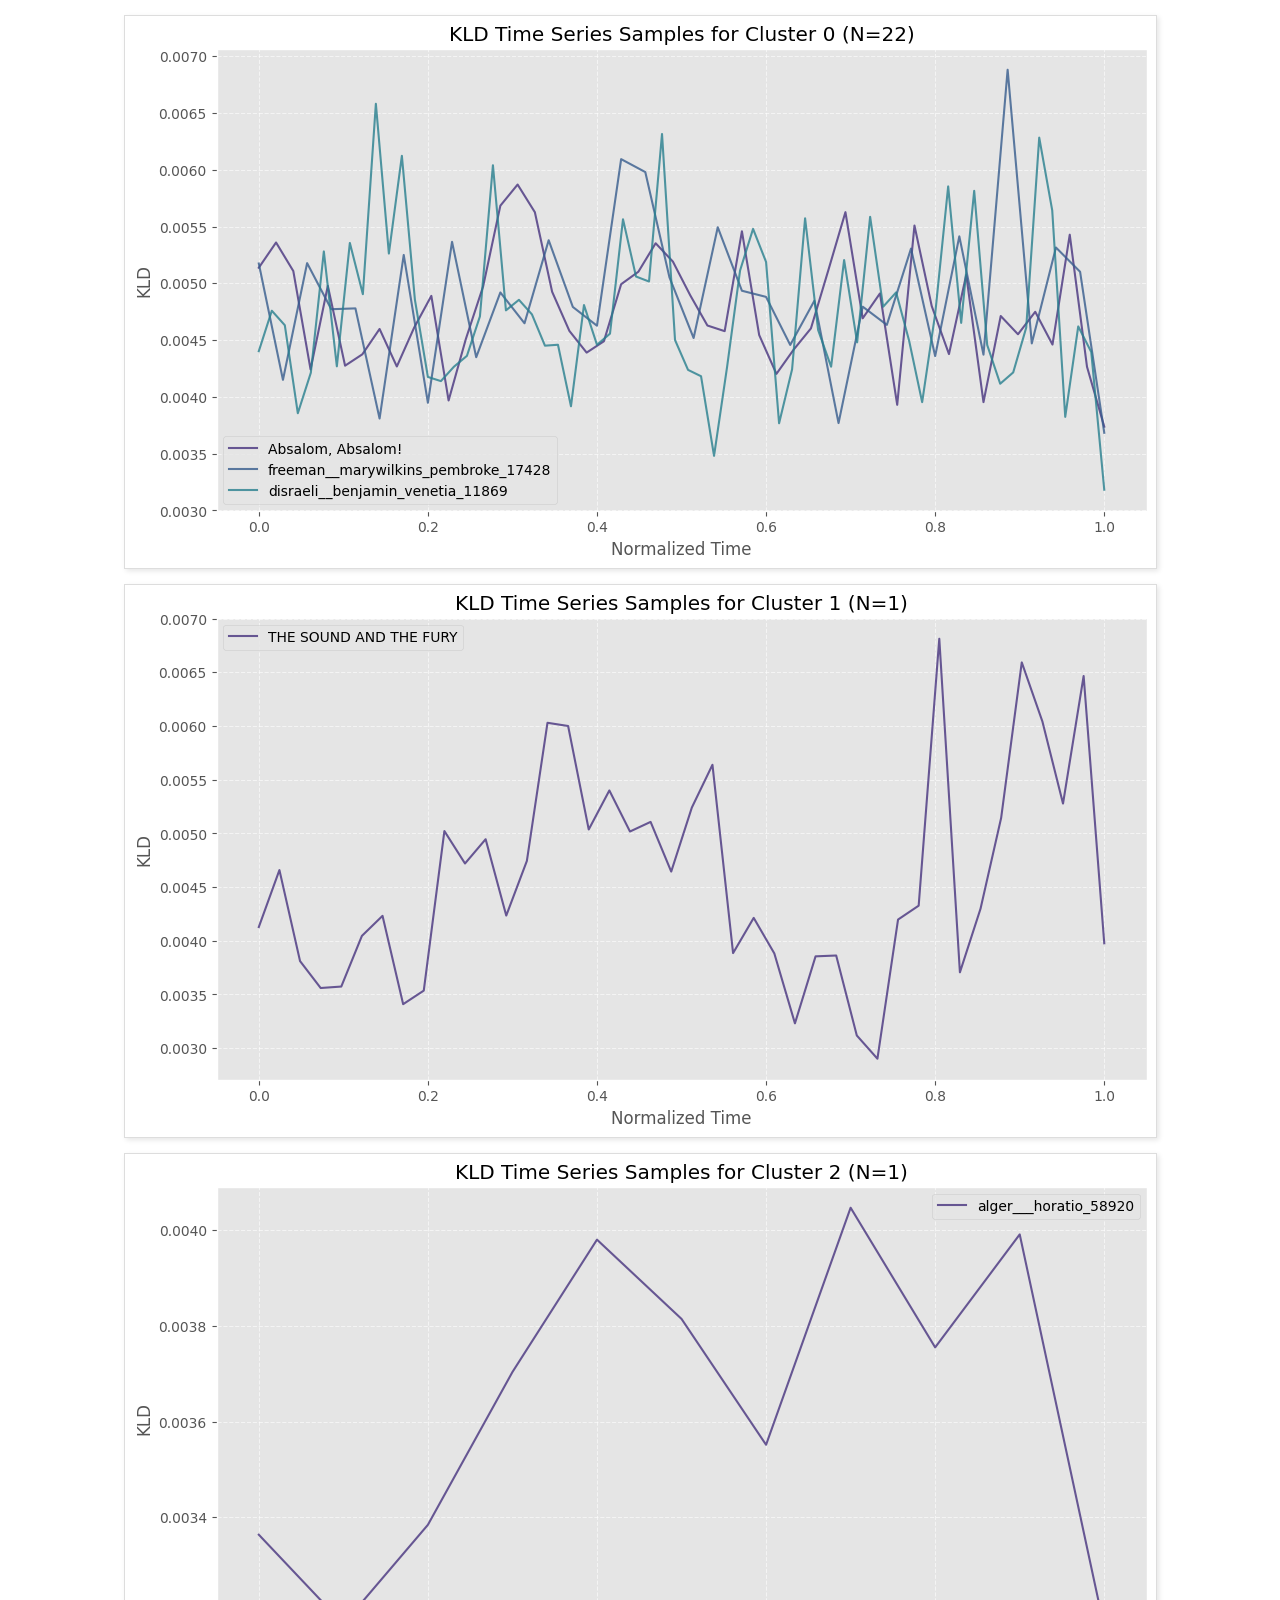
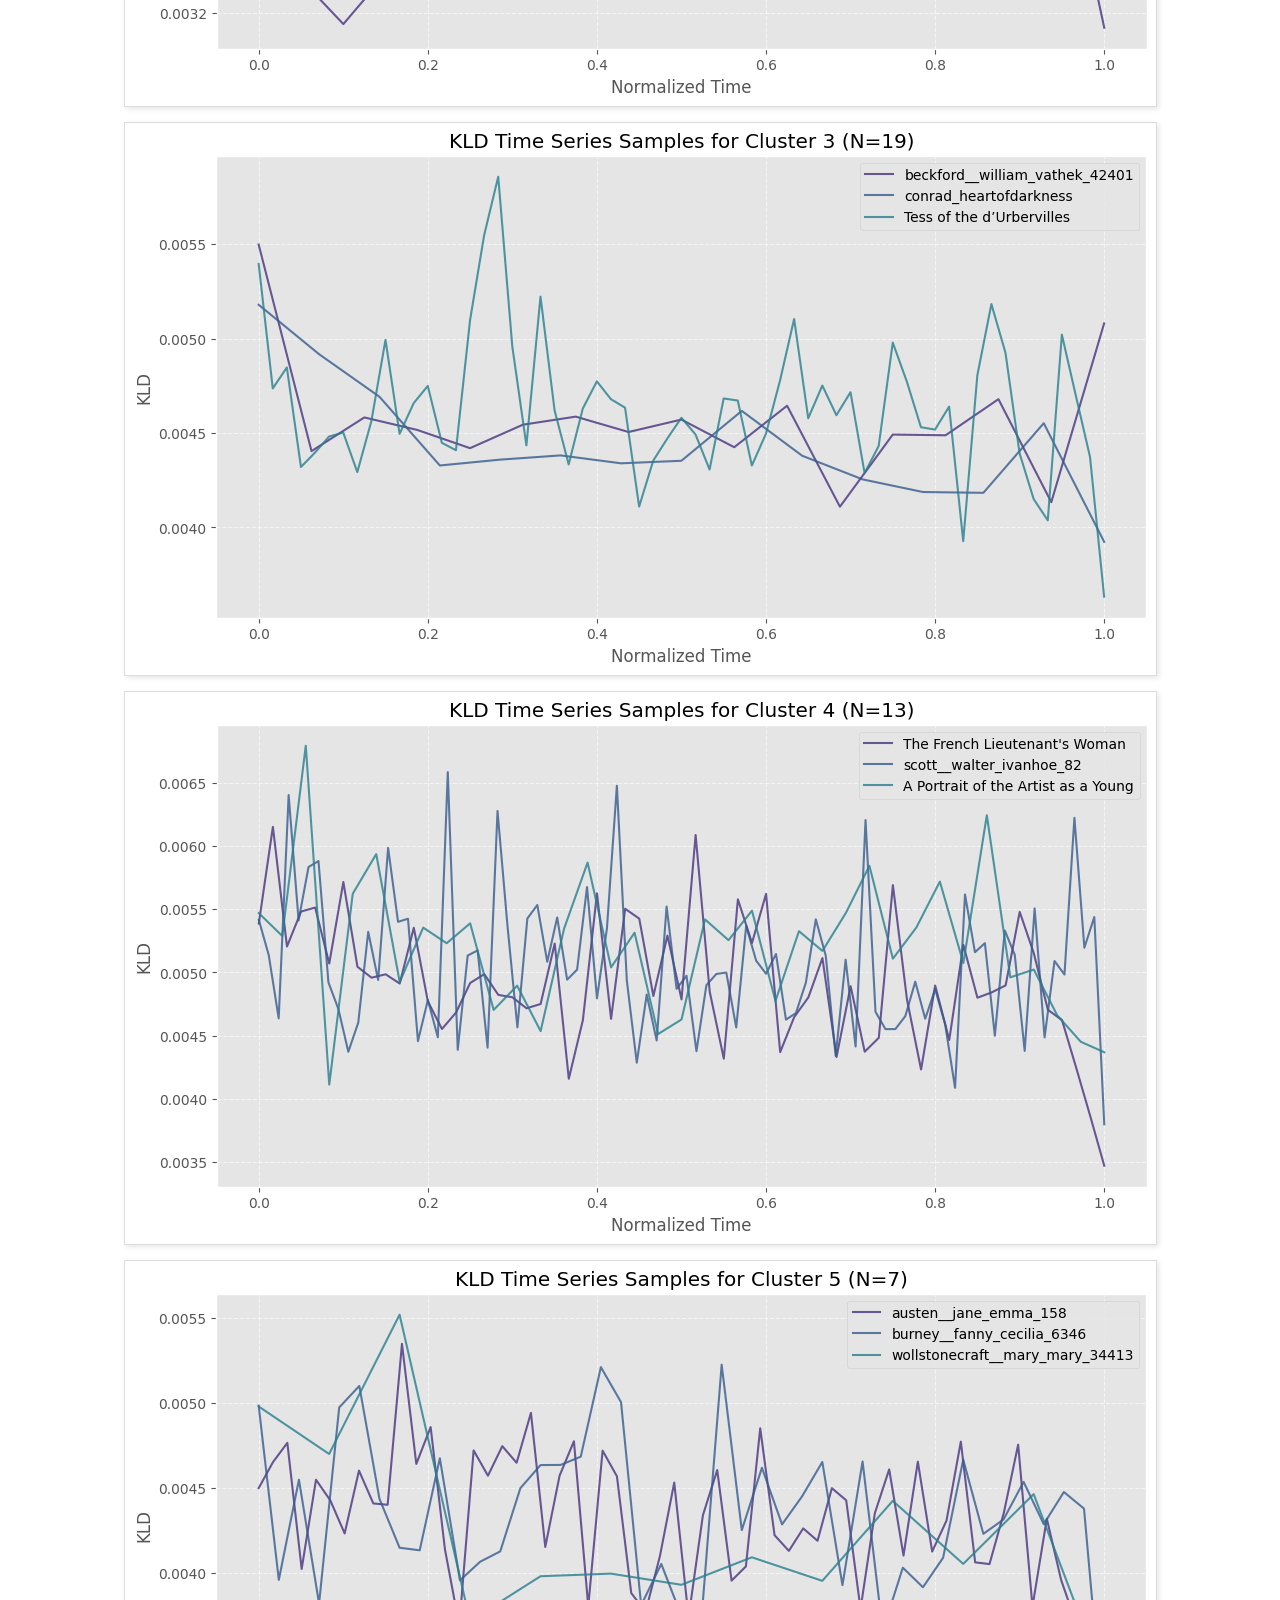
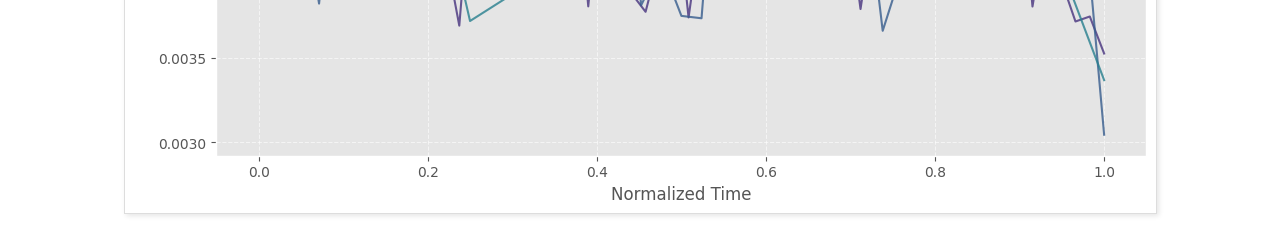
<file: images.html>
<!DOCTYPE html>
<html>
<head>
<title>Image List</title>
<meta charset="UTF-8">
<style>
  body {
    margin: 0; /* iframe内で余白をなくすため */
    padding: 15px; /* iframeの内側に少し余白を設ける */
    text-align: center; /* 画像を中央寄せにする */
    overflow-y: auto; /* 画像が縦にはみ出た場合にスクロールバーを表示 */
  }
  img {
    display: block; /* 画像ごとに改行されるようにする */
    max-width: 95%; /* iframeの幅に対して少し余裕を持たせる */
    height: auto; /* 高さは自動調整 */
    margin: 0 auto 15px auto; /* 上下マージンと左右中央寄せ */
    border: 1px solid #ddd; /* 画像の周りに薄い枠線 (任意) */
    box-shadow: 2px 2px 5px rgba(0,0,0,0.1); /* 軽い影 (任意) */
  }
</style>
</head>
<body>
  <img src="media/k7_0output.png" alt="KLD Time Series Samples for Cluster 0">
  <img src="media/k7_1output.png" alt="KLD Time Series Samples for Cluster 1">
  <img src="media/k7_2output.png" alt="KLD Time Series Samples for Cluster 2">
  <img src="media/k7_3output.png" alt="KLD Time Series Samples for Cluster 3">
  <img src="media/k7_4output.png" alt="KLD Time Series Samples for Cluster 4">
  <img src="media/k7_5output.png" alt="KLD Time Series Samples for Cluster 5">
  </body>
</html>
</file>
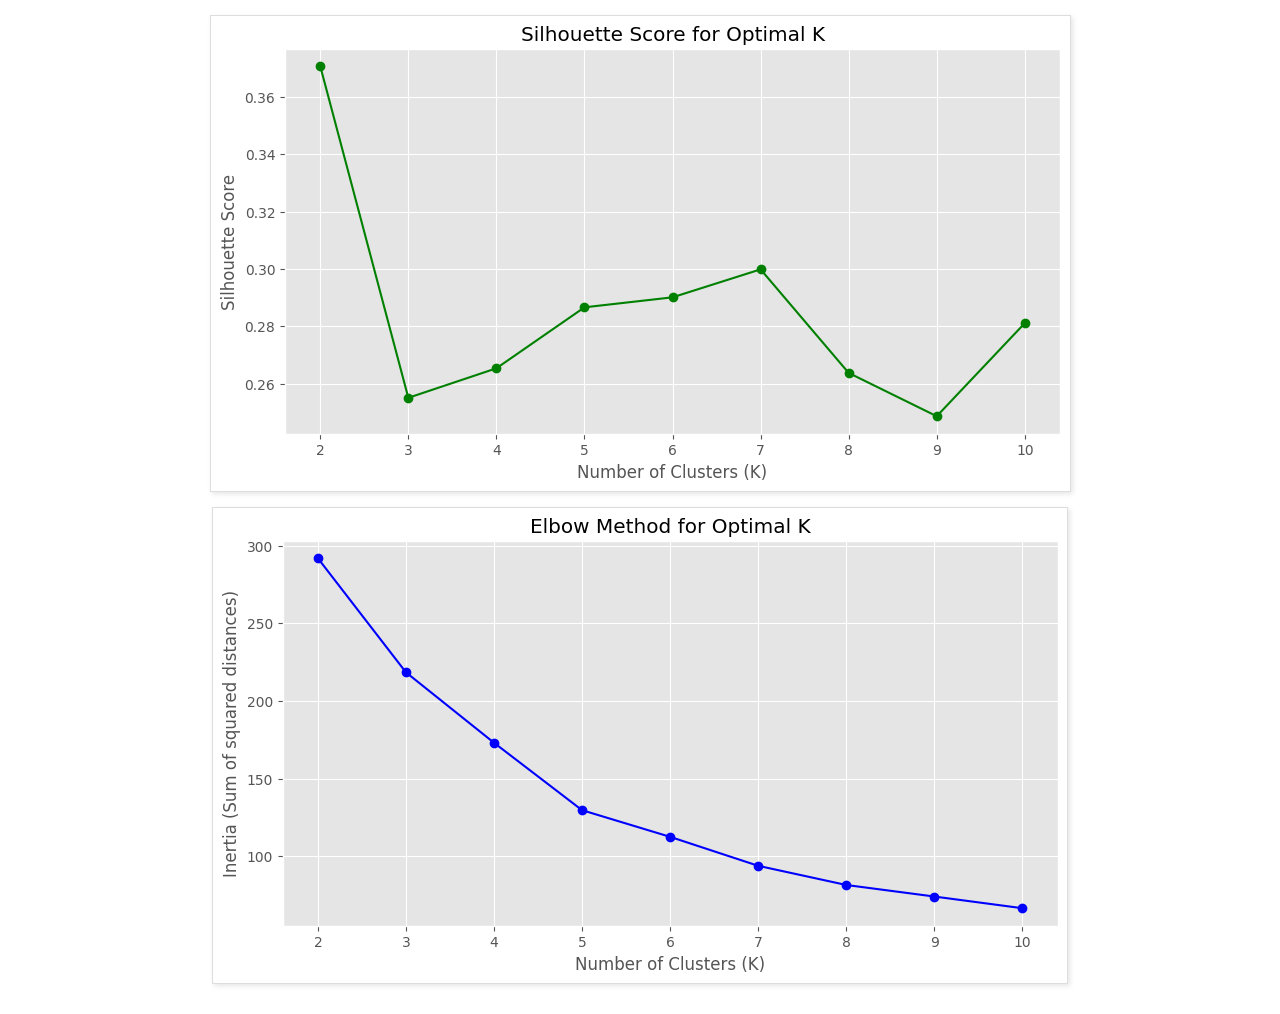
<file: images_k7.html>
<!DOCTYPE html>
<html>
<head>
<title>Slide 5 Images</title>
<meta charset="UTF-8">
<style>
  body {
    margin: 0;
    padding: 15px;
    text-align: center;
    overflow-y: auto; /* 縦スクロールを許可 */
  }
  img {
    display: block;
    max-width: 95%;
    height: auto;
    margin: 0 auto 15px auto;
    border: 1px solid #ddd;
    box-shadow: 2px 2px 5px rgba(0,0,0,0.1);
  }
</style>
</head>
<body>
  <img src="media/silhouettek27.png" alt="スライド5の画像1の説明">
  <img src="media/elbowk4.png" alt="スライド5の画像2の説明">
</body>
</html>
</file>
